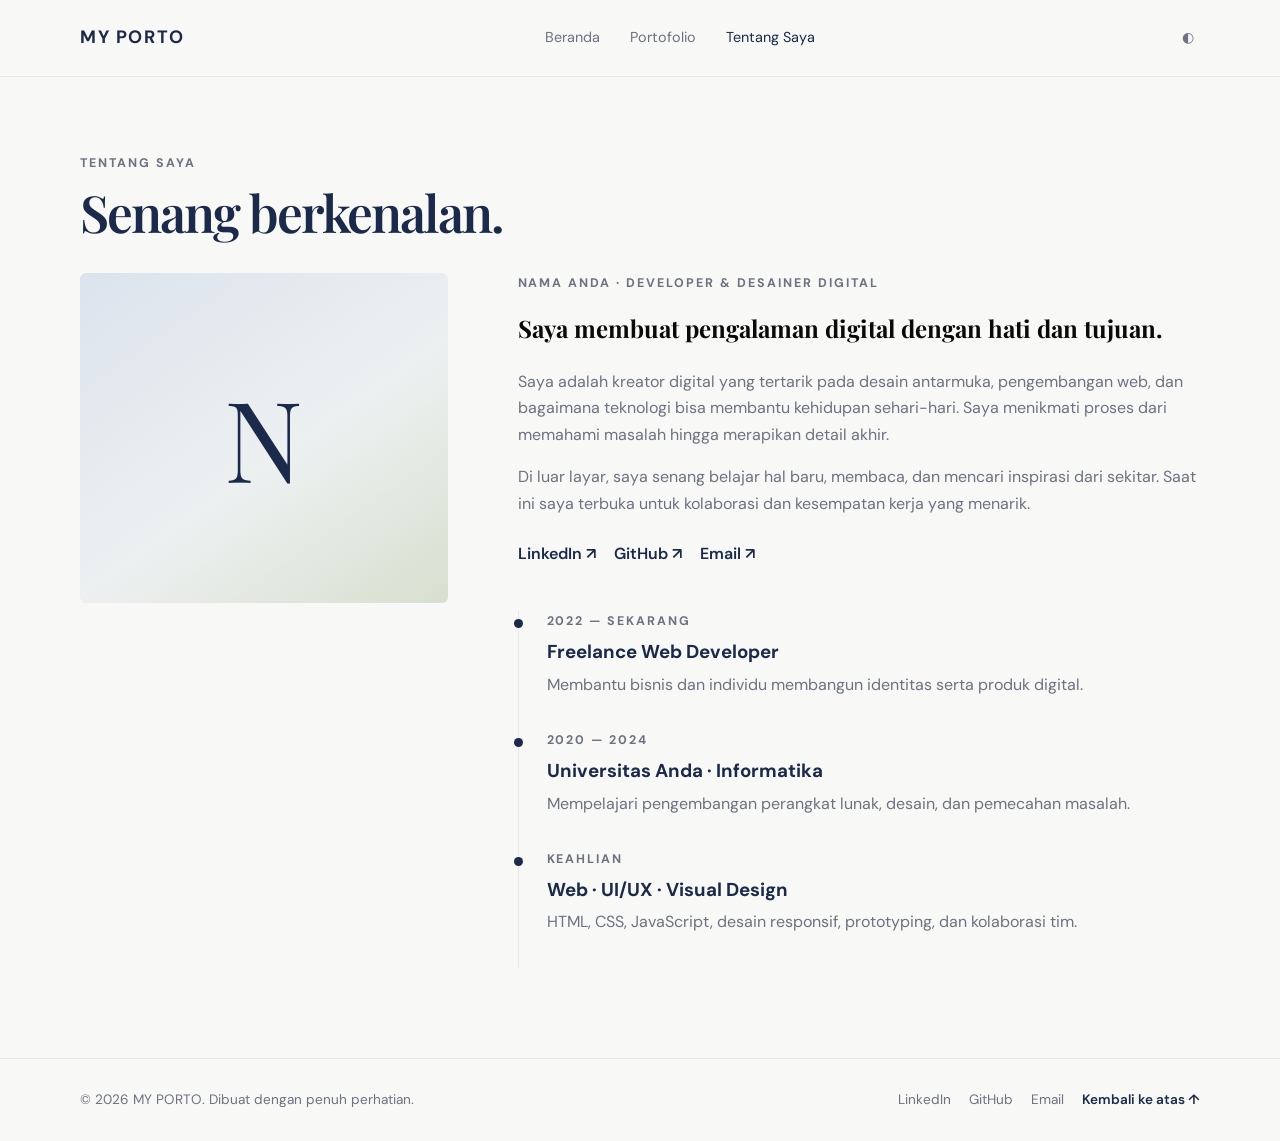
<file: about.html>
<!doctype html>
<html lang="id">
  <head>
    <meta charset="utf-8">
    <meta name="viewport" content="width=device-width, initial-scale=1">
    <meta name="theme-color" content="#f8f8f6">
    <title>Tentang Saya — MY PORTO</title>
    <link rel="preconnect" href="https://fonts.googleapis.com">
    <link rel="preconnect" href="https://fonts.gstatic.com" crossorigin>
    <link href="https://fonts.googleapis.com/css2?family=DM+Sans:wght@400;500;600;700&family=Playfair+Display:wght@500;600;700&display=swap" rel="stylesheet">
    <link rel="stylesheet" href="styles.css">
    <script src="app.js" defer></script>
  </head>
  <body data-page="about">
    <div data-site-header></div>
    <main id="app"></main>
    <div data-site-footer></div>
  </body>
</html>
</file>
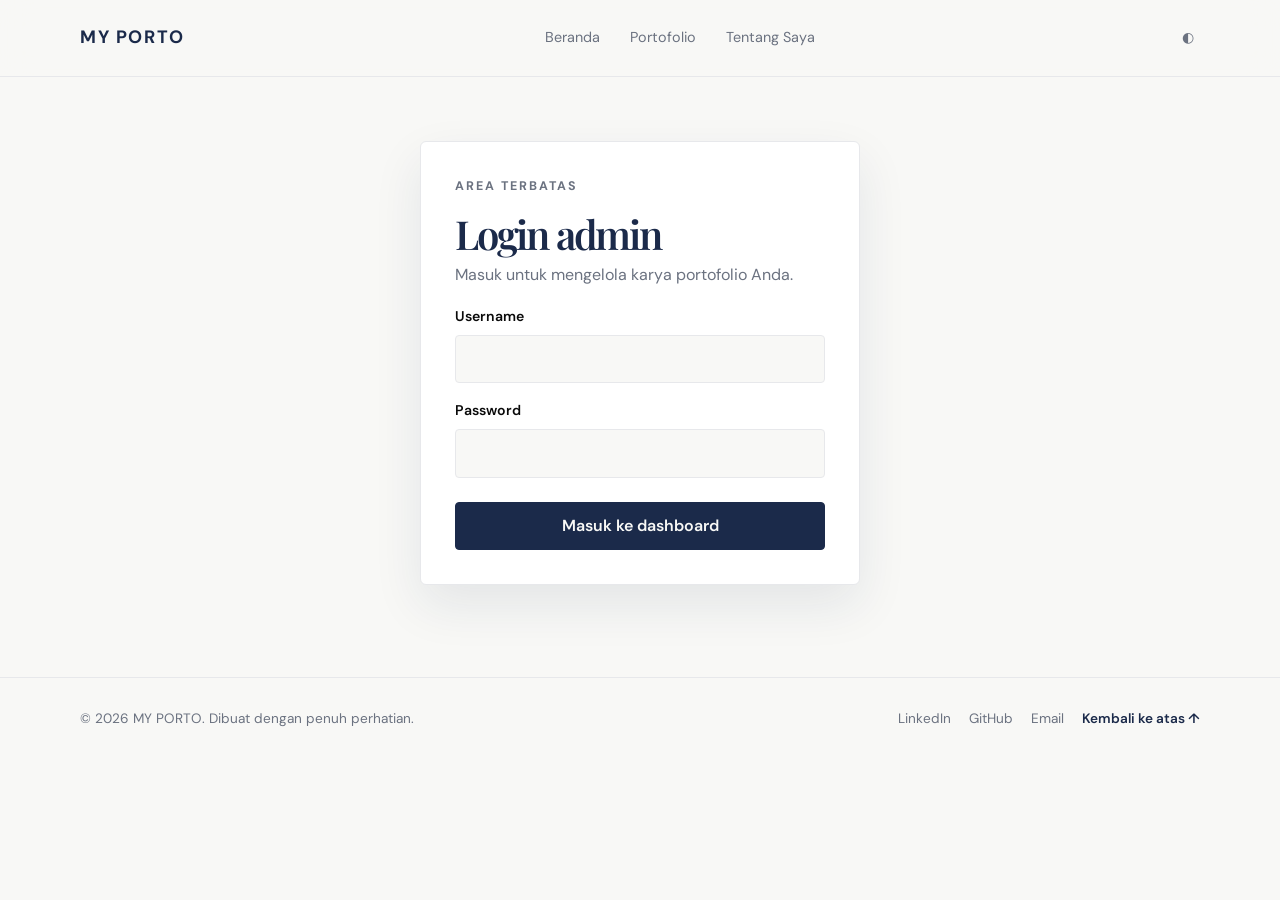
<file: admin.html>
<!doctype html>
<html lang="id">
  <head>
    <meta charset="utf-8">
    <meta name="viewport" content="width=device-width, initial-scale=1">
    <meta name="theme-color" content="#f8f8f6">
    <title>Dashboard Admin — MY PORTO</title>
    <link rel="preconnect" href="https://fonts.googleapis.com">
    <link rel="preconnect" href="https://fonts.gstatic.com" crossorigin>
    <link href="https://fonts.googleapis.com/css2?family=DM+Sans:wght@400;500;600;700&family=Playfair+Display:wght@500;600;700&display=swap" rel="stylesheet">
    <link rel="stylesheet" href="styles.css">
    <script src="app.js" defer></script>
    <script src="admin.js" defer></script>
  </head>
  <body data-page="admin">
    <div data-site-header></div>
    <main id="app"></main>
    <div data-site-footer></div>
  </body>
</html>
</file>
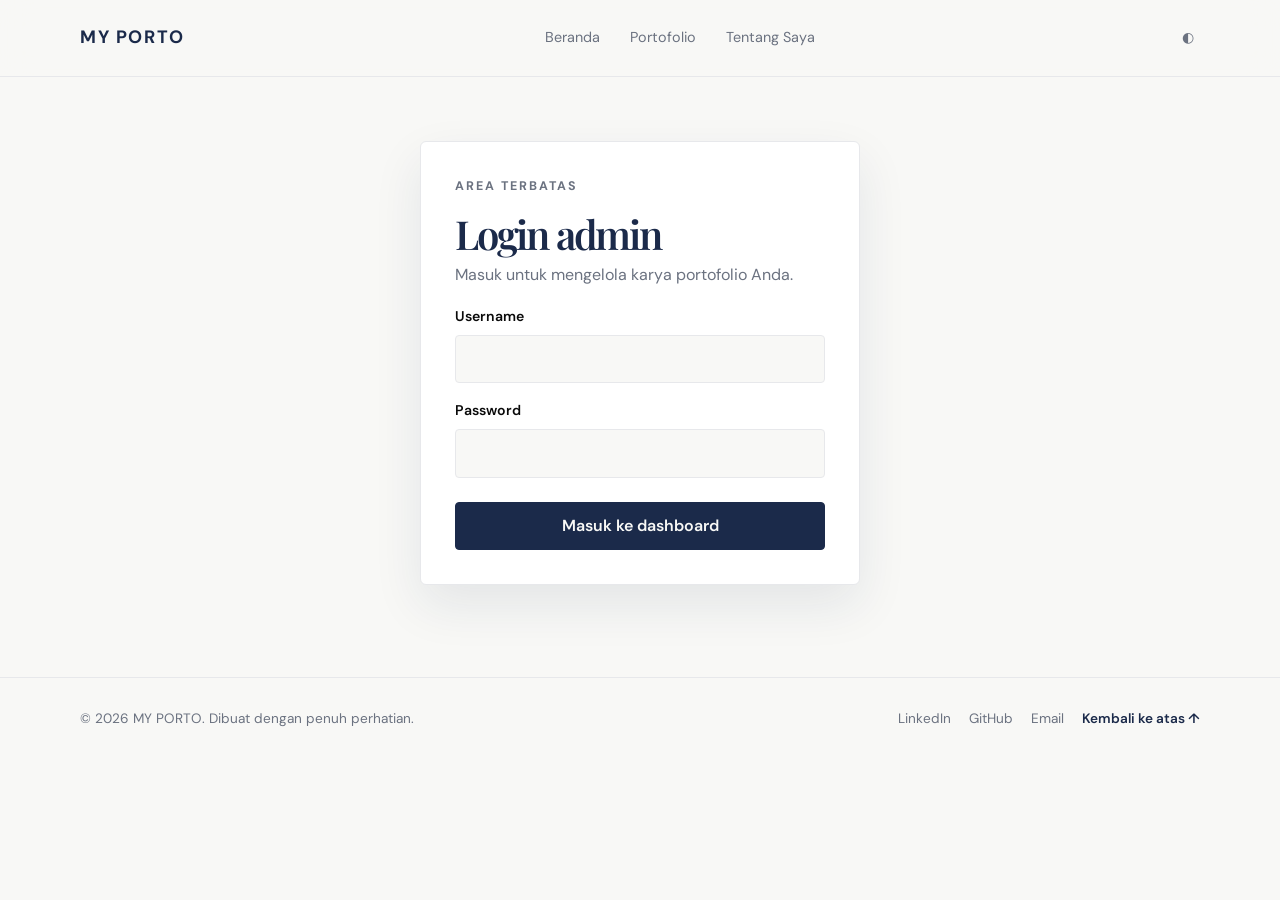
<file: login.html>
<!doctype html>
<html lang="id">
  <head>
    <meta charset="utf-8">
    <meta name="viewport" content="width=device-width, initial-scale=1">
    <meta name="theme-color" content="#f8f8f6">
    <title>Login Admin — MY PORTO</title>
    <link rel="preconnect" href="https://fonts.googleapis.com">
    <link rel="preconnect" href="https://fonts.gstatic.com" crossorigin>
    <link href="https://fonts.googleapis.com/css2?family=DM+Sans:wght@400;500;600;700&family=Playfair+Display:wght@500;600;700&display=swap" rel="stylesheet">
    <link rel="stylesheet" href="styles.css">
    <script src="app.js" defer></script>
  </head>
  <body data-page="login">
    <div data-site-header></div>
    <main id="app"></main>
    <div data-site-footer></div>
  </body>
</html>
</file>
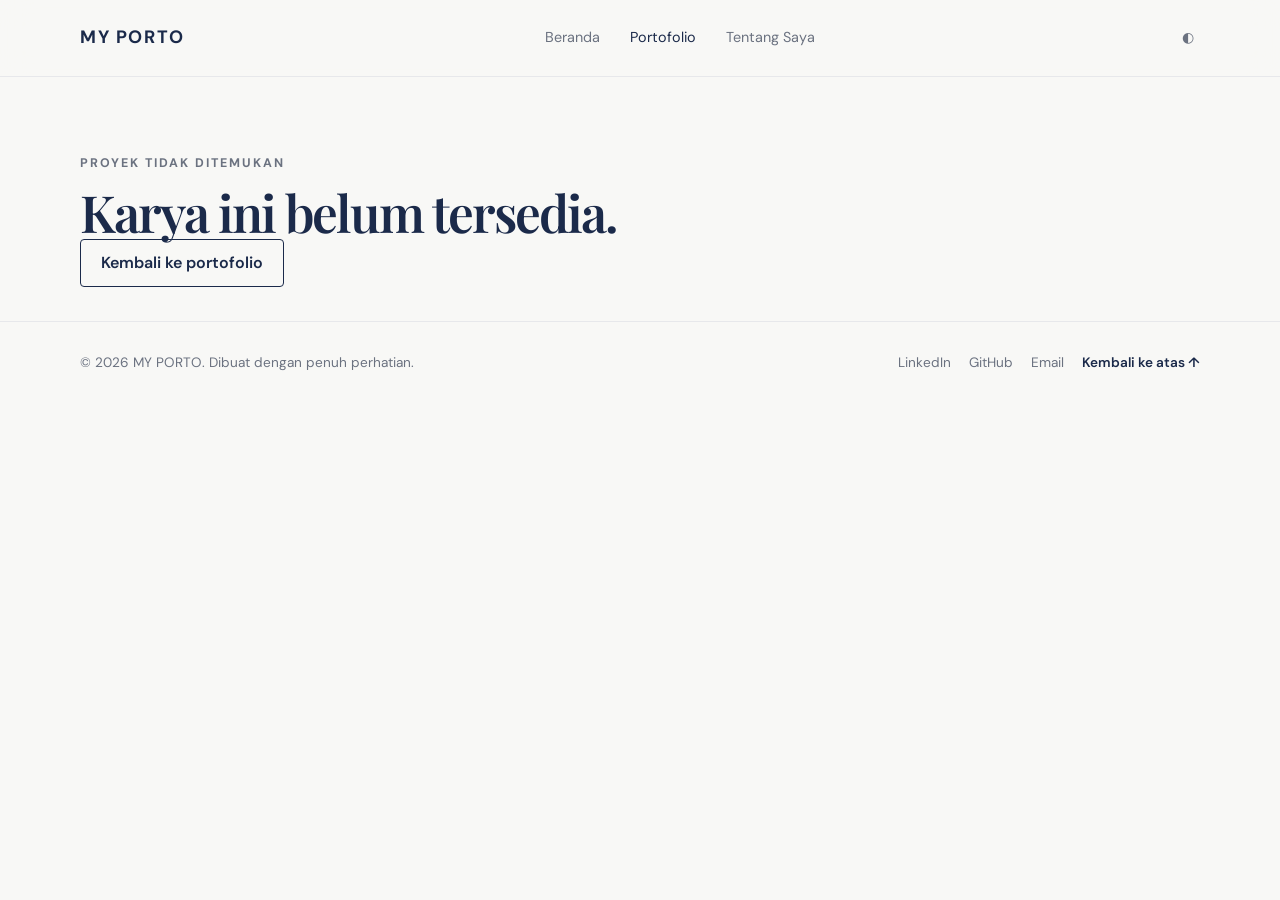
<file: project.html>
<!doctype html>
<html lang="id">
  <head>
    <meta charset="utf-8">
    <meta name="viewport" content="width=device-width, initial-scale=1">
    <meta name="theme-color" content="#f8f8f6">
    <title>Detail Proyek — MY PORTO</title>
    <link rel="preconnect" href="https://fonts.googleapis.com">
    <link rel="preconnect" href="https://fonts.gstatic.com" crossorigin>
    <link href="https://fonts.googleapis.com/css2?family=DM+Sans:wght@400;500;600;700&family=Playfair+Display:wght@500;600;700&display=swap" rel="stylesheet">
    <link rel="stylesheet" href="styles.css">
    <script src="app.js" defer></script>
  </head>
  <body data-page="project">
    <div data-site-header></div>
    <main id="app"></main>
    <div data-site-footer></div>
  </body>
</html>
</file>
<file: styles.css>
:root {
  color-scheme: light;
  --ink: #0a0a0a;
  --navy: #1b2a4a;
  --muted: #6b7280;
  --paper: #f8f8f6;
  --surface: #fff;
  --line: #e7e8eb;
  --accent: #c5ed73;
  --shadow: 0 20px 50px rgba(27, 42, 74, .09);
  font-family: "DM Sans", sans-serif;
  scroll-behavior: smooth;
}

* { box-sizing: border-box; }
body { margin: 0; background: var(--paper); color: var(--ink); line-height: 1.65; }
body.dark {
  color-scheme: dark;
  --ink: #f2f3f5;
  --navy: #c7d5f4;
  --muted: #a1a8b5;
  --paper: #111318;
  --surface: #191c23;
  --line: #2b303a;
  --accent: #b9e86b;
  --shadow: 0 20px 50px rgba(0, 0, 0, .25);
}
a { color: inherit; text-decoration: none; }
button, input, textarea { font: inherit; }
button, a { -webkit-tap-highlight-color: transparent; }
img { display: block; max-width: 100%; }
.container { width: min(1120px, calc(100% - 48px)); margin-inline: auto; }
.site-header { position: sticky; z-index: 10; top: 0; border-bottom: 1px solid var(--line); background: color-mix(in srgb, var(--paper) 91%, transparent); backdrop-filter: blur(16px); }
.nav-wrap { min-height: 76px; display: flex; align-items: center; justify-content: space-between; gap: 24px; }
.brand { color: var(--navy); font-size: 1.12rem; font-weight: 700; letter-spacing: .09em; }
.nav-links { display: flex; align-items: center; gap: 30px; }
.nav-links a, .theme-toggle { color: var(--muted); font-size: .9rem; transition: color .2s ease; }
.nav-links a:hover, .nav-links a[aria-current="page"], .theme-toggle:hover { color: var(--navy); }
.nav-actions { display: flex; align-items: center; gap: 18px; }
.theme-toggle, .menu-toggle { border: 0; background: none; cursor: pointer; }
.menu-toggle { display: none; color: var(--ink); font-size: 1.3rem; }
.hero { padding: 116px 0 100px; }
.eyebrow { margin: 0 0 16px; color: var(--muted); font-size: .78rem; font-weight: 700; letter-spacing: .16em; text-transform: uppercase; }
h1, h2, h3, p { margin-top: 0; }
h1, .serif { font-family: "Playfair Display", Georgia, serif; }
h1 { max-width: 850px; margin-bottom: 24px; color: var(--navy); font-size: clamp(3rem, 7vw, 6.4rem); font-weight: 600; letter-spacing: -.055em; line-height: 1.04; }
h1 span { color: var(--ink); }
.hero-copy { max-width: 550px; margin-bottom: 32px; color: var(--muted); font-size: 1.08rem; }
.button { display: inline-flex; min-height: 48px; align-items: center; justify-content: center; gap: 10px; padding: 0 20px; border: 1px solid var(--navy); border-radius: 4px; background: var(--navy); color: var(--paper); font-weight: 600; transition: transform .2s ease, box-shadow .2s ease, background .2s ease; cursor: pointer; }
.button:hover { transform: translateY(-2px); box-shadow: var(--shadow); }
.button.secondary { background: transparent; color: var(--navy); }
.button.small { min-height: 40px; padding-inline: 14px; font-size: .88rem; }
.section { padding: 72px 0; }
.section-heading { display: flex; align-items: end; justify-content: space-between; gap: 24px; margin-bottom: 30px; }
.section-heading h2, .page-heading h1 { margin-bottom: 0; color: var(--navy); font-size: clamp(2rem, 4vw, 3.5rem); letter-spacing: -.04em; }
.page-heading { padding: 76px 0 34px; }
.page-heading .eyebrow { margin-bottom: 12px; }
.project-grid { display: grid; grid-template-columns: repeat(4, minmax(0, 1fr)); gap: 20px; }
.project-grid.featured { grid-template-columns: repeat(3, minmax(0, 1fr)); }
.project-card { overflow: hidden; border: 1px solid var(--line); border-radius: 6px; background: var(--surface); transition: transform .25s ease, box-shadow .25s ease, border-color .25s ease; }
.project-card:hover { transform: translateY(-6px); border-color: color-mix(in srgb, var(--navy) 22%, var(--line)); box-shadow: var(--shadow); }
.project-card img { width: 100%; aspect-ratio: 4 / 3; object-fit: cover; background: var(--line); }
.card-copy { padding: 19px 19px 21px; }
.card-category { margin: 0 0 7px; color: var(--muted); font-size: .72rem; font-weight: 700; letter-spacing: .1em; text-transform: uppercase; }
.card-copy h3 { margin-bottom: 8px; color: var(--navy); font-size: 1.1rem; line-height: 1.35; }
.card-copy p:last-child { margin-bottom: 0; color: var(--muted); font-size: .9rem; }
.section-action { margin-top: 28px; text-align: center; }
.about-preview { display: grid; grid-template-columns: 1fr 1.1fr; align-items: center; gap: 70px; border-top: 1px solid var(--line); }
.portrait-placeholder { display: grid; min-height: 390px; place-items: center; border-radius: 6px; background: linear-gradient(145deg, #dce3ed, #edf0f1 55%, #d6e0cf); color: var(--navy); font-family: "Playfair Display", Georgia, serif; font-size: 7rem; }
.about-copy h2 { color: var(--navy); font-size: clamp(2rem, 4vw, 3rem); line-height: 1.2; }
.about-copy p { color: var(--muted); }
.project-detail { padding: 56px 0 90px; }
.project-detail h1 { max-width: 800px; font-size: clamp(2.5rem, 5vw, 4.5rem); }
.project-meta { margin: 18px 0 28px; color: var(--muted); }
.project-cover { width: 100%; max-height: 620px; aspect-ratio: 16 / 8; object-fit: cover; border-radius: 6px; background: var(--line); }
.detail-copy { max-width: 740px; margin: 42px auto 58px; color: var(--muted); font-size: 1.05rem; }
.gallery-grid { display: grid; grid-template-columns: repeat(2, minmax(0, 1fr)); gap: 18px; }
.gallery-grid img { width: 100%; aspect-ratio: 4 / 3; border-radius: 5px; object-fit: cover; background: var(--line); }
.timeline { max-width: 760px; margin: 44px 0 0; border-left: 1px solid var(--line); }
.timeline-item { position: relative; padding: 0 0 32px 28px; }
.timeline-item::before { position: absolute; top: 8px; left: -5px; width: 9px; height: 9px; border-radius: 50%; background: var(--navy); content: ""; }
.timeline-item .eyebrow { margin-bottom: 5px; }
.timeline-item h3 { margin-bottom: 4px; color: var(--navy); }
.timeline-item p { margin-bottom: 0; color: var(--muted); }
.profile-layout { display: grid; grid-template-columns: .7fr 1.3fr; gap: 70px; align-items: start; padding-bottom: 90px; }
.profile-layout .portrait-placeholder { min-height: 330px; }
.profile-copy > p { color: var(--muted); }
.social-row { display: flex; flex-wrap: wrap; gap: 18px; margin-top: 24px; }
.social-row a { color: var(--navy); font-weight: 600; }
.login-panel { width: min(440px, calc(100% - 40px)); margin: 64px auto 92px; padding: 34px; border: 1px solid var(--line); border-radius: 6px; background: var(--surface); box-shadow: var(--shadow); }
.login-panel h1 { margin-bottom: 8px; font-size: 2.5rem; }
.login-panel > p { color: var(--muted); }
.form-field { display: grid; gap: 7px; margin: 16px 0; }
.form-field label { font-size: .88rem; font-weight: 600; }
.form-field input, .form-field textarea { width: 100%; min-height: 45px; padding: 10px 12px; border: 1px solid var(--line); border-radius: 4px; outline: none; background: var(--paper); color: var(--ink); }
.form-field textarea { min-height: 120px; resize: vertical; }
.form-field input:focus, .form-field textarea:focus { border-color: var(--navy); box-shadow: 0 0 0 3px color-mix(in srgb, var(--navy) 12%, transparent); }
.form-error, .form-note { margin: 14px 0 0; color: #a12b37; font-size: .9rem; }
.form-note { color: var(--muted); }
.login-panel .button { width: 100%; margin-top: 8px; }
.admin-main { padding: 62px 0 90px; }
.admin-top { display: flex; align-items: end; justify-content: space-between; gap: 20px; margin-bottom: 28px; }
.admin-top h1 { margin: 0; font-size: clamp(2rem, 4vw, 3.3rem); }
.admin-layout { display: grid; grid-template-columns: minmax(280px, .8fr) 1.2fr; align-items: start; gap: 28px; }
.admin-panel { padding: 24px; border: 1px solid var(--line); border-radius: 6px; background: var(--surface); }
.admin-panel h2 { color: var(--navy); font-size: 1.3rem; }
.admin-list { display: grid; gap: 12px; }
.admin-item { display: grid; grid-template-columns: 82px 1fr auto; align-items: center; gap: 14px; padding: 12px; border: 1px solid var(--line); border-radius: 5px; }
.admin-item img { width: 82px; height: 64px; border-radius: 3px; object-fit: cover; }
.admin-item h3 { margin: 0; font-size: .95rem; }
.admin-item-actions { display: flex; gap: 8px; }
.text-button { border: 0; background: none; color: var(--navy); font-size: .83rem; font-weight: 700; cursor: pointer; }
.text-button.danger { color: #a12b37; }
.site-footer { border-top: 1px solid var(--line); padding: 30px 0; }
.footer-inner { display: flex; align-items: center; justify-content: space-between; gap: 20px; color: var(--muted); font-size: .85rem; }
.footer-links { display: flex; flex-wrap: wrap; gap: 18px; }
.footer-links a:hover { color: var(--navy); }
.back-top { color: var(--navy); font-weight: 600; }
.empty-state { padding: 30px; border: 1px dashed var(--line); border-radius: 6px; color: var(--muted); text-align: center; grid-column: 1 / -1; }
.reveal { opacity: 0; transform: translateY(12px); transition: opacity .5s ease, transform .5s ease; }
.reveal.visible { opacity: 1; transform: translateY(0); }

@media (max-width: 900px) {
  .project-grid { grid-template-columns: repeat(2, minmax(0, 1fr)); }
  .about-preview, .profile-layout { gap: 36px; }
  .admin-layout { grid-template-columns: 1fr; }
}
@media (max-width: 640px) {
  .container { width: min(100% - 36px, 1120px); }
  .nav-wrap { min-height: 66px; flex-wrap: wrap; }
  .menu-toggle { display: inline-flex; align-items: center; justify-content: center; width: 38px; height: 38px; }
  .nav-actions { gap: 10px; }
  .nav-links { display: none; order: 3; width: 100%; flex-direction: column; align-items: stretch; gap: 0; padding: 0 0 12px; }
  .nav-links.open { display: flex; }
  .nav-links a { padding: 10px 0; border-top: 1px solid var(--line); }
  .hero { padding: 82px 0 70px; }
  .hero-copy { font-size: 1rem; }
  .section { padding: 52px 0; }
  .section-heading { align-items: start; flex-direction: column; }
  .project-grid, .project-grid.featured { grid-template-columns: 1fr; }
  .about-preview, .profile-layout { grid-template-columns: 1fr; }
  .portrait-placeholder { min-height: 290px; }
  .project-detail { padding-top: 38px; }
  .project-cover { aspect-ratio: 4 / 3; }
  .gallery-grid { grid-template-columns: 1fr; }
  .footer-inner { align-items: start; flex-direction: column; }
  .admin-top { align-items: start; flex-direction: column; }
  .admin-item { grid-template-columns: 64px 1fr; }
  .admin-item img { width: 64px; height: 54px; }
  .admin-item-actions { grid-column: 2; }
  .login-panel { padding: 26px 22px; }
}
@media (prefers-reduced-motion: reduce) {
  *, *::before, *::after { scroll-behavior: auto !important; transition-duration: .01ms !important; animation-duration: .01ms !important; }
  .reveal { opacity: 1; transform: none; }
}
</file>
